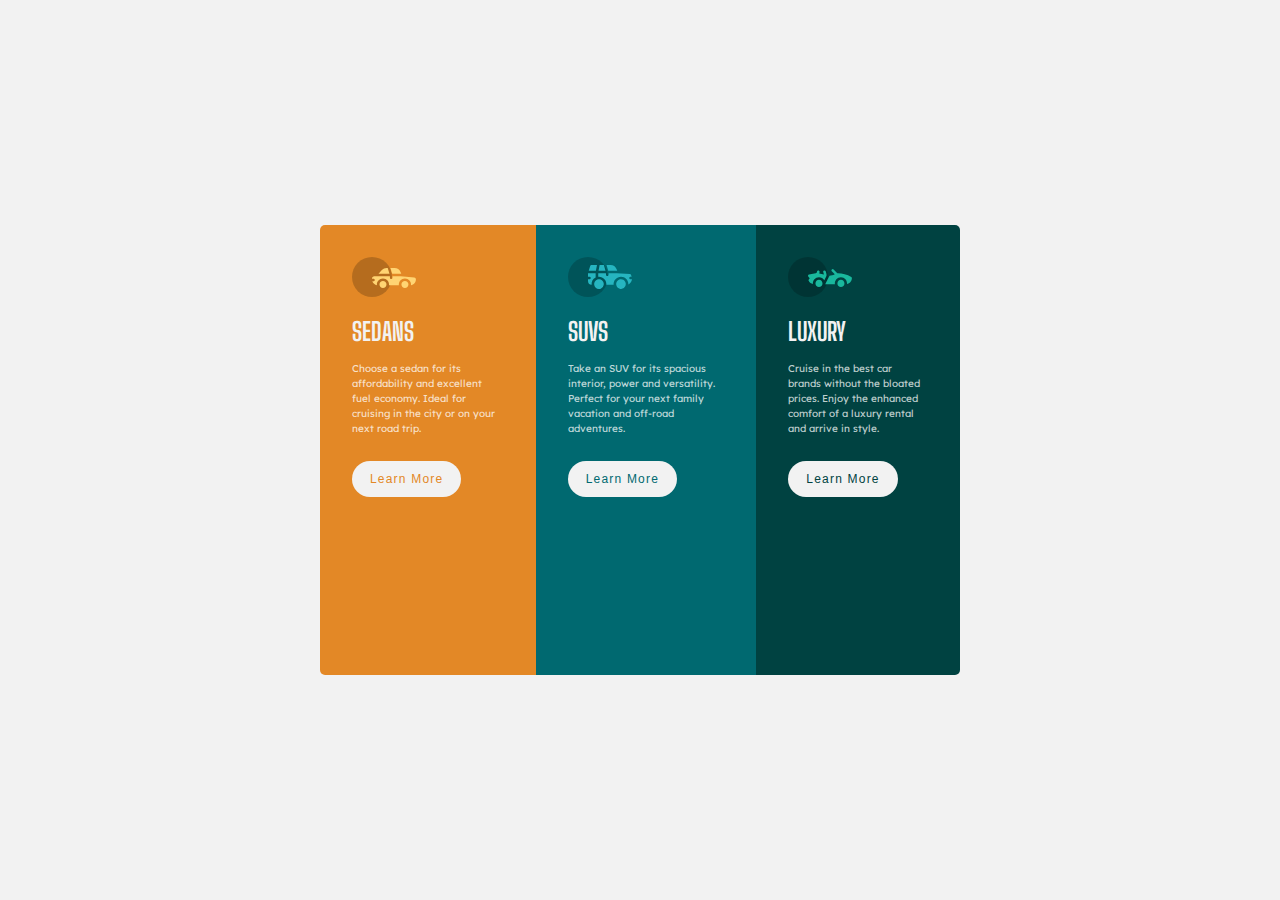
<file: index.html>
<!DOCTYPE html>
<html lang="en">
<head>
    <meta charset="UTF-8">
    <meta http-equiv="X-UA-Compatible" content="IE=edge">
    <meta name="viewport" content="width=device-width, initial-scale=1.0">
    <title>CSS Flexbox</title>
    <link rel="preconnect" href="https://fonts.googleapis.com">
<link rel="preconnect" href="https://fonts.gstatic.com" crossorigin>
<link href="https://fonts.googleapis.com/css2?family=Big+Shoulders+Display:wght@700&family=Lexend+Deca&display=swap" rel="stylesheet">
    <link rel="stylesheet" href="style.css">
</head>
<body>
    <main class="flexing">
        <div class="card1">
            <img src="images/icon-sedans.svg" alt="sedan car">
            <h3>SEDANS</h3>
            <p>Choose a sedan for its affordability and excellent fuel economy. Ideal for cruising in the city or on your next road trip.</p>
            <button> <a href="grid.html" >Learn More</a> </button>
        </div>
        <div class="card2">
            <img src="images/icon-suvs.svg" alt="suv car">
            <h3>SUVS</h3>
            <p>Take an SUV for its spacious interior, power and versatility. Perfect for your next family vacation and off-road adventures.</p>
            <button> <a href="grid.html" >Learn More</a> </button>
        </div>
        <div class="card3">
            <img src="images/icon-luxury.svg" alt="luxury car">
            <h3>LUXURY</h3>
            <p>Cruise in the best car brands without the bloated prices. Enjoy the enhanced comfort of a luxury rental and arrive in style.</p>
            <button> <a href="grid.html" >Learn More</a> </button>
        </div>
        
    </main>
</body>
</html>
</file>
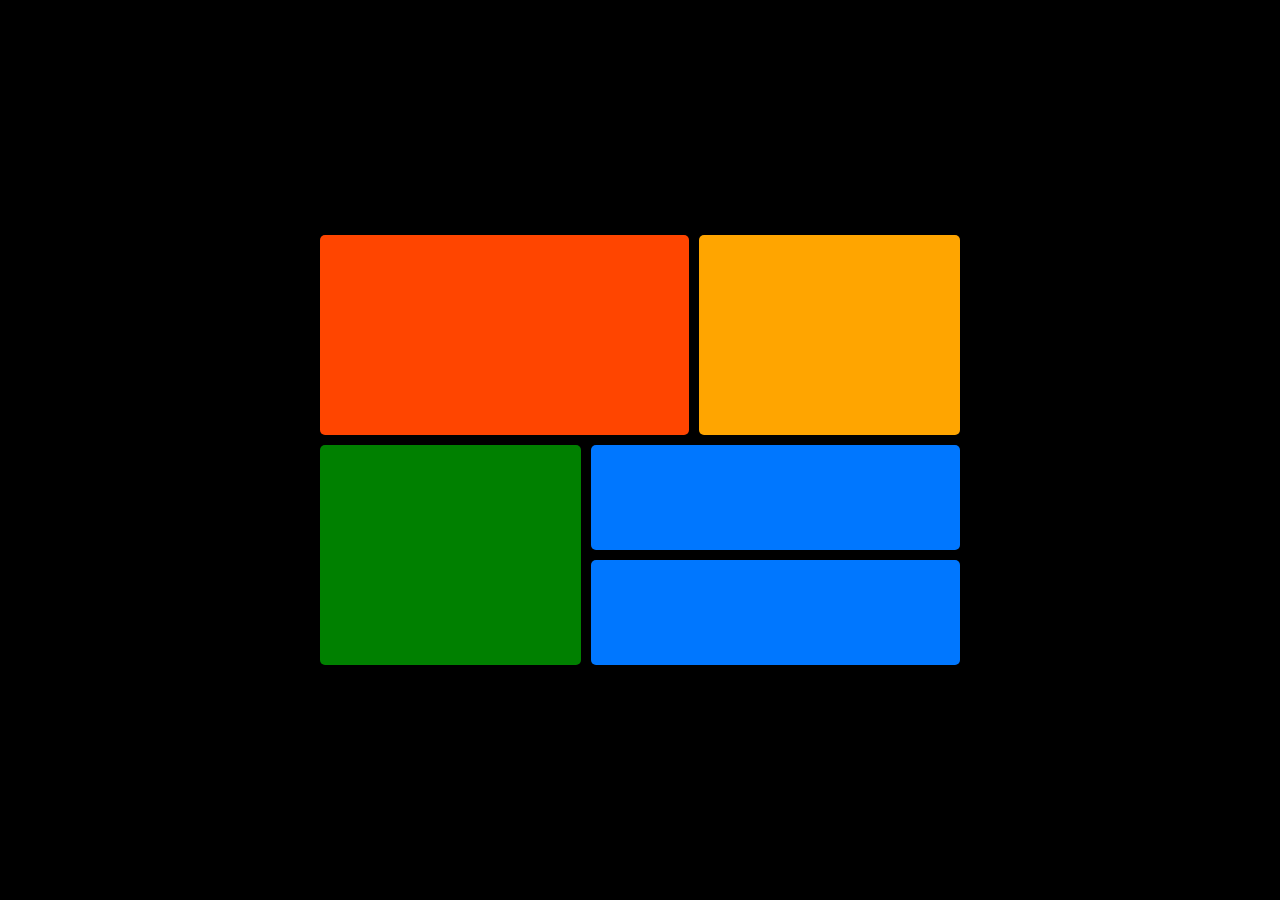
<file: grid.html>
<!DOCTYPE html>
<html lang="en">
<head>
    <meta charset="UTF-8">
    <meta http-equiv="X-UA-Compatible" content="IE=edge">
    <meta name="viewport" content="width=device-width, initial-scale=1.0">
    <title>CSS Grid</title>
    <link rel="stylesheet" href="style.css">
</head>
<body style="background-color: black ; display: flex; place-items: center; min-height: 100vh;">
    <main class="gridding">
        <div class="item-A"></div>
        <div class="item-B"></div>
        <div class="item-C"></div>
        <div class="item-D"></div>
        <div class="item-E"></div>
    </main>
</body>
</html>
</file>
<file: style.css>
@import url('https://fonts.googleapis.com/css2?family=Big+Shoulders+Display:wght@700&family=Lexend+Deca&display=swap');



* {
    margin: 0;
    padding: 0;
    box-sizing: border-box;
}

body {
    background-color: hsl(0, 0%, 95%);

}

.flexing {
    width: 50%;
    margin: auto;
    display: flex;
    justify-content: center;
    align-items: center;
    height: 100vh;
    color: white;
    
}

.card1 {
    background-color: hsl(31, 77%, 52%);
    padding: 2em;
    border-radius: 5px 0 0 5px;
    /*width: 93%;*/
    height: 50vh;
    
}

.card2 {
    background-color: hsl(184, 100%, 22%);
    padding: 2em;
    /*width: 93%;*/
    height: 50vh;
}

.card3 {
    background-color: hsl(179, 100%, 13%);
    padding: 2em;
    border-radius: 0 5px 5px 0;
    width: 93%;
    height: 50vh;
}

h3 {
    font-family: Big Shoulders Display;
    color: hsl(0, 0%, 95%);
    font-size: 25px;
    padding: 15px 0px;
}

p {
    font-family: Lexend Deca;
    color: hsla(0, 0%, 100%, 0.75);
    font-size: 10px;
    padding-bottom: 25px;
    line-height: 15px;
    max-lines: 3;
}

/*----Buttons----*/
.card1 button a {
    text-decoration: none;
    color: hsl(31, 77%, 52%);
}

.card2 button a {
    text-decoration: none;
    color: hsl(184, 100%, 22%);
}

.card3 button a {
    text-decoration: none;
    color: hsl(179, 100%, 13%);
}


button {
    
    background-color: hsl(0, 0%, 95%);
    letter-spacing: 0.1em;
    padding: 0.5rem 1rem;
    margin-left: 0;
    align-items: center;
    display: inline-flex;
    border-width: 2px;
    text-decoration: none;
    cursor: pointer;
    font-size: 0.75rem;
    line-height: 1rem;
    border-radius: 9999px;
    border-color: transparent;
}

button:hover {
    background-color: transparent;
    border-color: white;
    color: white;
}



/*---------- CSS Grid ----------*/

.gridding {
    display: grid;
    grid-template-areas: 
    'a a a b b'
    'a a a b b'
    'c c d d d'
    'c c e e e'
    ;
    gap: 10px;
    width: 50%;
    margin: auto;
}
.gridding div {
    padding: 2rem;
    text-align: center; 
    border-radius: 5px;
}

.item-A {
    background-color: orangered;
    grid-area: a;
    height: 200px;
    /*padding-left: 2em;*/
}

.item-B {
    background-color: orange;
    grid-area: b;
}

.item-C {
    background-color: green;
    grid-area: c;
    height: 220px;
}

.item-D {
    background-color: rgb(0, 119, 255);
    grid-area: d;
}

.item-E {
    background-color: rgb(0, 119, 255);
    grid-area: e;
}
</file>
